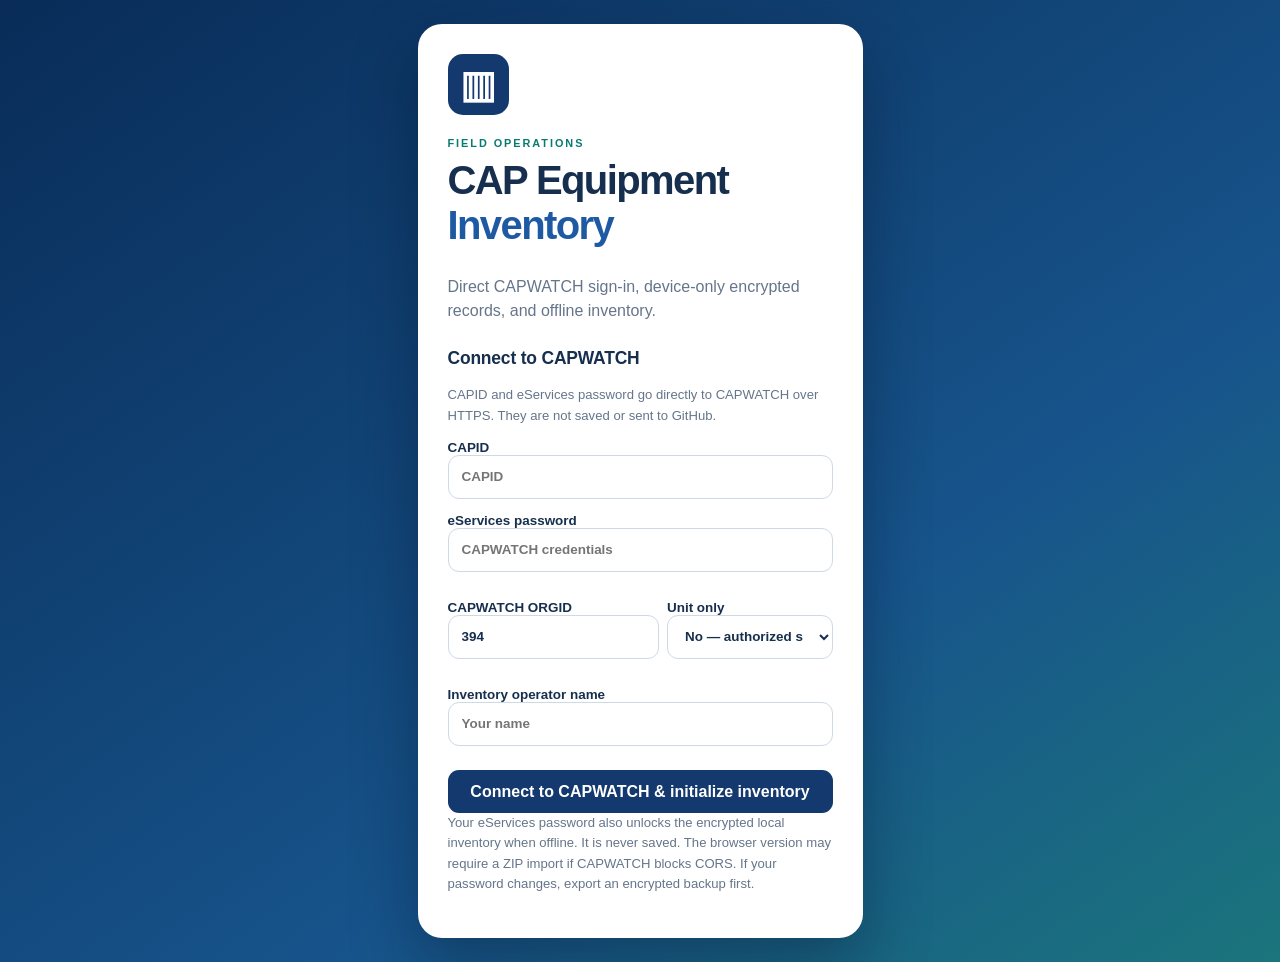
<file: index.html>
<!doctype html>
<html lang="en"><head>
  <meta charset="utf-8"><meta name="viewport" content="width=device-width,initial-scale=1,viewport-fit=cover">
  <meta name="theme-color" content="#13396e"><meta name="apple-mobile-web-app-capable" content="yes"><meta name="apple-mobile-web-app-status-bar-style" content="default"><meta name="apple-mobile-web-app-title" content="CAP Inventory">
  <meta name="description" content="Offline, encrypted Civil Air Patrol equipment inventory and barcode scanning.">
  <meta http-equiv="Content-Security-Policy" content="default-src 'self'; script-src 'self'; style-src 'self'; img-src 'self' blob: data:; connect-src 'self' https://www.capnhq.gov; worker-src 'self'; object-src 'none'; base-uri 'self'; form-action 'self'">
  <link rel="manifest" href="manifest.webmanifest"><link rel="icon" type="image/png" sizes="192x192" href="icons/icon192.png"><link rel="apple-touch-icon" href="icons/icon192.png">
  <link rel="stylesheet" href="styles.css"><title>CAP Inventory</title>
</head><body>
  <div id="authScreen" class="auth-screen"><div class="auth-card">
    <div class="brand-symbol">▥</div><p class="eyebrow">FIELD OPERATIONS</p><h1>CAP Equipment<br><span>Inventory</span></h1><p class="muted">Direct CAPWATCH sign-in, device-only encrypted records, and offline inventory.</p>
    <form id="setupForm" hidden>
      <h2>Connect to CAPWATCH</h2>
      <p class="hint">CAPID and eServices password go directly to CAPWATCH over HTTPS. They are not saved or sent to GitHub.</p>
      <label>CAPID<input name="capid" inputmode="numeric" autocomplete="username" required placeholder="CAPID"></label>
      <label>eServices password<input name="cwpassword" type="password" autocomplete="current-password" required placeholder="CAPWATCH credentials"></label>
      <div class="input-row"><label>CAPWATCH ORGID<input name="orgid" value="394" required inputmode="numeric"></label><label>Unit only<select name="unitOnly"><option value="0">No — authorized scope</option><option value="1">Yes — one unit</option></select></label></div>
      <label>Inventory operator name<input name="name" required autocomplete="name" placeholder="Your name"></label>
      <button class="btn primary wide" type="submit">Connect to CAPWATCH &amp; initialize inventory</button>
      <p class="hint">Your eServices password also unlocks the encrypted local inventory when offline. It is never saved. The browser version may require a ZIP import if CAPWATCH blocks CORS. If your password changes, export an encrypted backup first.</p>
    </form>
    <form id="loginForm" hidden>
      <h2>CAPWATCH sign in</h2>
      <label>CAPID<input name="capid" inputmode="numeric" autocomplete="username" required placeholder="CAPID"></label>
      <label>eServices password<input name="cwpassword" type="password" autocomplete="current-password" required placeholder="eServices password"></label>
      <div class="input-row"><label>CAPWATCH ORGID<input name="orgid" value="394" inputmode="numeric"></label><label>Unit only<select name="unitOnly"><option value="0">No — authorized scope</option><option value="1">Yes — one unit</option></select></label></div>
      <button class="btn primary wide" type="submit">Sign in &amp; refresh equipment</button>
      <p class="hint">Online: authenticates and refreshes CAPWATCH on this device. Offline: the same password unlocks your existing encrypted records, without contacting CAPWATCH. Passwords are never stored.</p>
    </form>
    <div id="authStatus" class="alert" hidden></div>
  </div></div>
  <div id="app" hidden>
    <header class="topbar"><div class="app-brand"><span class="brand-mark">▥</span><div><b>CAP INVENTORY</b><small id="profileText">Local &amp; encrypted</small></div></div><div class="top-actions"><span class="offline-indicator" id="networkText">OFFLINE READY</span><button id="lockBtn" class="icon-btn" title="Lock">🔒</button></div></header>
    <div class="context-row"><label class="compact-label">UNIT<select id="unitSelect"></select></label><label class="compact-label">INVENTORY<select id="sessionSelect"></select></label><button id="newSessionTop" class="btn subtle mini" title="New inventory session">＋ New</button></div>
    <main>
      <section id="page-dashboard" class="page active"><div class="page-heading"><p class="eyebrow">CURRENT INVENTORY</p><h1>Field overview</h1><p id="dashboardSubtitle" class="muted"></p></div>
        <div id="emptyNotice" class="callout" hidden><h3>Start with CAPWATCH data</h3><p>Sign in to CAPWATCH to download equipment directly to this device.</p><button class="btn primary" data-go="settings">CAPWATCH sign in →</button></div>
        <div class="stat-grid"><div class="stat"><span>Assigned</span><strong id="statTotal">0</strong></div><div class="stat good"><span>Verified</span><strong id="statFound">0</strong></div><div class="stat warn"><span>Not scanned</span><strong id="statRemaining">0</strong></div><div class="stat"><span>Unexpected</span><strong id="statUnexpected">0</strong></div></div>
        <div class="panel"><div class="panel-title"><h2>Inventory completion</h2><strong id="progressPct">0%</strong></div><div class="progress-track"><div id="progressBar" class="progress-fill"></div></div><p id="progressLabel" class="hint">Start scanning to track your progress.</p></div>
        <div class="action-grid"><button class="action-button" data-go="scan"><span>▣</span><b>Scan equipment</b><small>Barcode + automatic photo</small></button><button class="action-button" id="outstandingButton"><span>⌕</span><b>Find outstanding</b><small>Equipment not yet scanned</small></button></div>
        <div class="panel"><div class="panel-title"><h2>Recent scans</h2><button class="link-btn" data-go="equipment">View all →</button></div><div id="recentScans" class="records"></div></div>
      </section>
      <section id="page-scan" class="page"><div class="page-heading"><p class="eyebrow">BARCODE VERIFICATION</p><h1>Scan equipment</h1><p class="muted">Code 39 • Automatically save a photo of the tag with each successful scan.</p></div>
        <div class="camera-panel"><div class="camera-stage"><video id="cameraVideo" autoplay muted playsinline></video><div class="camera-placeholder" id="cameraPlaceholder"><div class="barcode-art">▥</div><p>Camera is off</p><small>Point at the barcode label and hold steady</small></div><div class="scan-guide" id="scanGuide" hidden><span></span><span></span><span></span><span></span></div></div><div class="camera-controls"><button class="btn primary" id="startCamera">Start camera</button><button class="btn subtle" id="stopCamera" disabled>Stop camera</button><label class="inline-check"><input id="autoPhoto" type="checkbox" checked disabled> Save tag photo automatically</label></div><p class="hint" id="scannerStatus">Camera access requires HTTPS. Code 39 scanner supports sideways tags.</p></div>
        <form id="manualScanForm" class="panel"><label>Manual barcode entry (backup method)<div class="input-row"><input id="manualBarcode" type="text" placeholder="CAP2050354" autocapitalize="characters" spellcheck="false" required><button class="btn primary" type="submit">Record</button></div></label><p class="hint">Manual scans are marked as manual and will not have an automatically captured photo.</p></form>
        <div id="lastScanBox" class="result-box" hidden></div>
      </section>
      <section id="page-equipment" class="page"><div class="page-heading"><p class="eyebrow">EQUIPMENT REGISTER</p><h1>Equipment</h1><p class="muted">Tap any item to view CAPWATCH history, scans, and tag photos.</p></div><div class="panel"><input id="equipmentSearch" type="search" placeholder="Search barcode, serial, description, location…"><div class="segmented" id="equipmentFilters"><button class="selected" data-filter="outstanding">Not scanned</button><button data-filter="found">Verified</button><button data-filter="all">All</button><button data-filter="unexpected">Unexpected</button></div><p class="hint" id="equipmentCount"></p><div id="equipmentList" class="records"></div></div></section>
      <section id="page-sessions" class="page"><div class="page-heading"><p class="eyebrow">INVENTORY CYCLES</p><h1>Inventory sessions</h1><p class="muted">Each inventory is independent; previous verification history is preserved.</p></div><div class="panel"><h2>Start a new inventory</h2><form id="newSessionForm" class="input-row"><input name="name" required placeholder="e.g. Fall 2026 Annual Inventory"><button class="btn primary" type="submit">Create</button></form></div><div class="panel"><h2>Sessions for this unit</h2><div id="sessionsList" class="records"></div></div></section>
      <section id="page-settings" class="page"><div class="page-heading"><p class="eyebrow">DATA &amp; SECURITY</p><h1>Settings</h1><p class="muted">The website hosts application code only. Your equipment records and photos stay encrypted on this device.</p></div>
        <div class="panel"><h2>1. Download from CAPWATCH</h2><p>Enter your CAPID and eServices password. The app requests the authorized CAPWATCH ZIP <b>directly from CAPWATCH to this device</b> and extracts equipment records locally. No data is sent to GitHub or another server.</p>
          <form id="capwatchRefreshForm"><label>CAPID<input name="capid" inputmode="numeric" autocomplete="username" required placeholder="CAPID"></label><label>eServices password<input name="cwpassword" type="password" autocomplete="current-password" required placeholder="eServices password"></label><div class="input-row"><label>ORGID<input name="orgid" value="394" inputmode="numeric" required></label><label>Unit only<select name="unitOnly"><option value="0">No</option><option value="1">Yes</option></select></label></div><button class="btn primary" type="submit">Sign in &amp; download CAPWATCH</button></form>
          <p class="hint" id="capwatchDownloadStatus" role="status">Android APK connects natively and directly to CAPWATCH. A browser-installed PWA may be blocked by CAPWATCH CORS settings.</p>
          <details><summary>Fallback: import a CAPWATCH ZIP already on this device</summary><p class="hint">Use only if the browser blocks a direct CAPWATCH request. Select the ZIP or equipment TXT files. No uploads occur.</p><input id="capwatchFile" type="file" accept=".zip,.txt,.csv,application/zip" multiple><button class="btn secondary" id="importCapwatch" type="button">Import selected files</button></details>
          <p class="hint" id="importStatus">No equipment imported yet.</p></div>
        <div class="panel"><h2>2. Match ORGID to charter number</h2><p class="hint">Manual mapping. Enter the readable charter number for each CAPWATCH ORGID; for example <b>RMR-MT-001</b>.</p><div id="mappingList" class="records"></div><button id="saveMapping" class="btn primary">Save unit names</button></div>

        <div class="panel"><h2>3. Review erroneous scan readings</h2><p class="hint">Clear only unverified exceptions in the current inventory. Verified equipment remains intact. You can also delete individual exceptions under Equipment → Unexpected.</p><button class="btn subtle" id="clearUnexpected">Clear unverified exceptions</button></div>
        <div class="panel"><h2>4. Backups and CSV</h2><p>Save encrypted backups regularly. Removing the installed app or clearing browser data can delete your local inventory.</p><div class="button-row"><button class="btn secondary" id="exportBackup">Encrypted full backup</button><button class="btn subtle" id="restoreBackup">Restore backup</button><input type="file" id="backupFile" accept=".capbackup,.json" hidden><button class="btn subtle" id="exportCsv">Export inventory CSV</button></div></div>
        <div class="panel"><h2>Storage &amp; app</h2><p id="storageStatus" class="hint"></p><div class="button-row"><button class="btn subtle" id="persistStorage">Request persistent storage</button><button class="btn subtle" id="installButton">Install on phone</button></div><p class="hint">If Install isn't offered: Android Chrome → ⋮ → Add to Home screen / Install app; iPhone Safari → Share → Add to Home Screen.</p></div>
        <div class="panel"><h2>Account</h2><p id="accountSummary"></p><button id="signOutButton" class="btn subtle">Lock app</button></div>
      </section>
    </main>
    <nav class="bottomnav" aria-label="Pages"><button class="selected" data-go="dashboard"><span>▦</span><small>Home</small></button><button data-go="scan"><span>▣</span><small>Scan</small></button><button data-go="equipment"><span>⌕</span><small>Equipment</small></button><button data-go="sessions"><span>▤</span><small>Sessions</small></button><button data-go="settings"><span>⚙</span><small>Settings</small></button></nav>
  </div>
  <div class="overlay" id="detailOverlay" hidden><div class="detail-sheet"><div class="sheet-top"><strong>Equipment details</strong><button class="icon-btn" id="closeDetail" aria-label="Close">✕</button></div><div id="detailContent"></div></div></div>
  <div id="toast" class="toast" role="status" aria-live="polite" hidden></div>
  <script src="vendor/jszip.min.js"></script><script src="scanner.js"></script><script src="app.js"></script>
</body></html>
</file>
<file: styles.css>
:root{--navy:#13396e;--navy2:#0b2850;--blue:#1e5aa3;--ink:#172f4e;--muted:#65758a;--bg:#f3f6fa;--border:#dfe7f0;--white:#fff;--teal:#087b71;--green:#13775d;--yellow:#a15d02;--red:#b53734;--shadow:0 7px 28px #183b6610;font-family:Inter,ui-sans-serif,-apple-system,BlinkMacSystemFont,'Segoe UI',Arial,sans-serif;color:var(--ink)}*{box-sizing:border-box}html{height:100%;scroll-behavior:smooth}body{margin:0;min-height:100%;background:var(--bg)}button,input,select{font:inherit}button{cursor:pointer}button:disabled{cursor:not-allowed;opacity:.56}[hidden]{display:none!important}.muted{color:var(--muted);line-height:1.5}.hint{font-size:.82rem;color:var(--muted);line-height:1.55}h1,h2,h3,p{margin-top:0}h1{font-size:clamp(1.7rem,5vw,2.5rem);letter-spacing:-.04em;line-height:1.13}h2{font-size:1.09rem;letter-spacing:-.01em}h3{font-size:1rem}.eyebrow{letter-spacing:.18em;font-size:.68rem;font-weight:800;color:var(--teal);margin-bottom:9px}.auth-screen{min-height:100dvh;background:linear-gradient(145deg,#092c58,#17548b 65%,#1b757c);display:flex;align-items:center;justify-content:center;padding:24px}.auth-card{width:min(100%,445px);padding:30px;background:#fff;border-radius:24px;box-shadow:0 25px 65px #05132b61}.brand-symbol,.brand-mark{display:inline-flex;align-items:center;justify-content:center;background:var(--navy);color:white;font-weight:900}.brand-symbol{height:61px;width:61px;font-size:38px;border-radius:15px;margin-bottom:22px}.auth-card h1 span{color:var(--blue)}.auth-card h2{margin:25px 0 16px}.auth-card label,.panel label{display:block;font-size:.84rem;font-weight:750;margin:14px 0;color:var(--ink)}input,select{width:100%;background:#fff;color:var(--ink);border:1px solid #cfd9e4;border-radius:11px;padding:12px 13px;min-height:44px;outline:0}input:focus,select:focus{border-color:var(--blue);box-shadow:0 0 0 3px #346db728}input[type=file]{min-height:auto;font-size:.8rem}.btn{border:1px solid transparent;border-radius:11px;min-height:43px;padding:11px 16px;font-weight:750;text-align:center;line-height:1.2}.btn.primary{background:var(--navy);color:#fff}.btn.primary:hover{background:#23548b}.btn.secondary{background:#e3eef8;color:#143e71}.btn.subtle{background:white;border-color:var(--border);color:#244665}.btn.mini{padding:9px 12px;min-height:38px;white-space:nowrap}.btn.wide{width:100%;margin-top:10px}.alert{margin-top:16px;padding:13px;background:#fff1e6;color:#8f3c10;border:1px solid #f0d3bb;border-radius:10px}.topbar{position:sticky;top:0;z-index:10;background:var(--navy);color:#fff;padding:11px max(16px,calc((100vw - 1060px)/2));display:flex;align-items:center;justify-content:space-between;box-shadow:0 3px 15px #1c3b5f21}.app-brand{display:flex;gap:10px;align-items:center}.app-brand b{font-size:.93rem;letter-spacing:.08em}.app-brand small{display:block;color:#b9cde4;font-size:.72rem;margin-top:3px}.brand-mark{border-radius:8px;background:#ffffff24;width:40px;height:40px;font-size:26px}.top-actions{display:flex;align-items:center;gap:11px}.offline-indicator{font-size:.63rem;border:1px solid #ffffff55;border-radius:999px;padding:6px 8px;letter-spacing:.09em;font-weight:800;white-space:nowrap}.icon-btn{background:transparent;border:0;color:inherit;padding:7px;font-size:1rem}.context-row{max-width:1080px;margin:auto;display:flex;gap:11px;align-items:end;padding:14px 16px 2px}.compact-label{display:block;flex:1;min-width:0;font-size:.66rem;font-weight:900;letter-spacing:.10em;color:#576c82}.compact-label select{margin-top:6px;font-size:.83rem;font-weight:700;text-overflow:ellipsis;max-width:100%}main{max-width:1080px;margin:0 auto;padding:22px 16px 120px}.page{display:none}.page.active{display:block}.page-heading{margin-bottom:23px}.page-heading h1{margin-bottom:8px}.page-heading .muted{font-size:.93rem}.panel{border:1px solid var(--border);background:var(--white);border-radius:17px;padding:20px;margin:0 0 17px;box-shadow:var(--shadow)}.panel>h2{margin-bottom:14px}.panel>p:not(.hint){color:#526780;line-height:1.5}.panel-title{display:flex;align-items:center;justify-content:space-between;gap:12px;margin-bottom:14px}.panel-title h2{margin:0}.stat-grid{display:grid;grid-template-columns:repeat(4,minmax(0,1fr));gap:12px;margin-bottom:17px}.stat{border:1px solid var(--border);background:#fff;border-radius:15px;padding:16px;min-height:116px;box-shadow:var(--shadow)}.stat span{display:block;font-size:.78rem;color:var(--muted);font-weight:750;margin-bottom:12px}.stat strong{font-size:2rem;color:var(--navy);letter-spacing:-.06em}.stat.good strong{color:var(--green)}.stat.warn strong{color:#ac6811}.progress-track{height:12px;background:#e8edf3;border-radius:999px;overflow:hidden}.progress-fill{height:100%;width:0;background:linear-gradient(90deg,#0e8d8b,#29ad8a);border-radius:999px;transition:width .2s}.panel .hint:last-child{margin-bottom:0}.action-grid{display:grid;grid-template-columns:1fr 1fr;gap:12px;margin-bottom:17px}.action-button{text-align:left;background:#eaf0f9;border:1px solid #dce6f4;border-radius:15px;padding:18px;color:var(--navy);display:grid;gap:7px}.action-button>span{font-size:2rem}.action-button b{font-size:1.03rem}.action-button small{color:#627a93}.link-btn{border:0;background:none;color:var(--blue);font-weight:750}.callout{background:#e9f1fb;border:1px solid #b9d2ec;padding:20px;border-radius:16px;margin-bottom:18px}.callout p{color:#506887}.callout h3{margin-bottom:7px}.record{padding:13px 2px;border-bottom:1px solid var(--border);display:flex;align-items:center;gap:12px;text-align:left;width:100%;background:transparent;border-left:0;border-right:0;border-top:0;color:var(--ink)}.record:last-child{border-bottom:0}.record button{cursor:pointer}.record .record-body{flex:1;min-width:0}.record strong{display:block;font-size:.94rem;margin-bottom:4px}.record small{color:var(--muted);font-size:.78rem;line-height:1.5;display:block}.record .right{font-size:.83rem;color:var(--muted);white-space:nowrap}.badge{display:inline-block;align-self:center;padding:5px 8px;border-radius:999px;font-size:.69rem;font-weight:800;white-space:nowrap;background:#e8eef5;color:#4a6380}.badge.found{background:#def4e9;color:#117251}.badge.missing{background:#fff0d5;color:#9b5b04}.badge.unexpected{background:#fce7e5;color:#a73130}.empty-record{color:var(--muted);font-size:.91rem;line-height:1.6;padding:20px 3px}.camera-panel{background:#fff;border:1px solid var(--border);border-radius:17px;overflow:hidden;margin-bottom:17px}.camera-stage{position:relative;background:#101b2b;aspect-ratio:4/3;max-height:490px;min-height:220px}.camera-stage video{width:100%;height:100%;object-fit:cover;display:block}.camera-placeholder{position:absolute;inset:0;display:flex;flex-direction:column;justify-content:center;align-items:center;color:#e0eaf6;text-align:center;pointer-events:none}.camera-placeholder .barcode-art{font-size:5rem;line-height:1}.camera-placeholder p{font-weight:800;margin:10px 0 0}.camera-placeholder small{color:#9bb5d1;margin-top:10px}.camera-controls{display:flex;align-items:center;gap:10px;flex-wrap:wrap;padding:15px}.camera-panel>p{padding:0 16px 12px}.scan-guide{position:absolute;inset:19% 10%;pointer-events:none}.scan-guide span{position:absolute;width:33px;height:33px;border:3px solid #55f2c6}.scan-guide span:nth-child(1){top:0;left:0;border-right:0;border-bottom:0}.scan-guide span:nth-child(2){top:0;right:0;border-left:0;border-bottom:0}.scan-guide span:nth-child(3){bottom:0;left:0;border-right:0;border-top:0}.scan-guide span:nth-child(4){bottom:0;right:0;border-left:0;border-top:0}.inline-check{font-size:.8rem;color:var(--muted);display:flex;align-items:center;gap:7px}.inline-check input{width:15px;min-height:0}.input-row{display:flex;align-items:stretch;gap:8px}.input-row input{flex:1;min-width:0}.result-box{border-radius:14px;padding:16px;border:1px solid #a8d6c1;background:#e9f7ef;margin-bottom:17px}.result-box.error{border-color:#eac7c2;background:#fff0ed}.result-box h2{margin-bottom:5px}.result-box p{margin-bottom:8px}.segmented{display:flex;gap:6px;overflow:auto;padding:14px 0 5px}.segmented button{border:1px solid var(--border);background:#f3f6fa;border-radius:10px;white-space:nowrap;padding:9px 12px;font-weight:750;font-size:.76rem;color:#425a74}.segmented button.selected{background:var(--navy);border-color:var(--navy);color:white}.button-row{display:flex;gap:9px;flex-wrap:wrap}.mapping-row{display:grid;grid-template-columns:minmax(72px,.3fr) minmax(0,1fr) minmax(0,2fr);gap:8px;align-items:center;padding:8px 0;border-bottom:1px solid var(--border)}.mapping-row input{min-width:0;font-size:.85rem}.mapping-row small{color:var(--muted);font-size:.72rem}.bottomnav{position:fixed;bottom:0;z-index:10;left:0;right:0;display:flex;justify-content:space-around;background:#fff;box-shadow:0 -2px 18px #12325121;padding:7px 4px calc(7px + env(safe-area-inset-bottom));border-top:1px solid var(--border)}.bottomnav button{background:none;border:0;padding:5px 8px;display:flex;flex-direction:column;align-items:center;gap:4px;color:#708296;min-width:60px;border-radius:11px}.bottomnav button span{font-size:1.4rem;line-height:1}.bottomnav button small{font-size:.67rem;font-weight:750}.bottomnav button.selected{color:var(--navy);background:#edf3fa}.overlay{position:fixed;inset:0;background:#06182c96;z-index:20;display:flex;justify-content:flex-end}.detail-sheet{background:white;overflow-y:auto;width:min(100%,680px);height:100%;padding:20px max(20px,env(safe-area-inset-right));box-shadow:-10px 0 30px #0002}.sheet-top{display:flex;justify-content:space-between;align-items:center;border-bottom:1px solid var(--border);padding-bottom:15px}.detail-section{padding:17px 0;border-bottom:1px solid var(--border)}.detail-section h2{margin-bottom:13px}.detail-grid{display:grid;grid-template-columns:minmax(0,1fr) minmax(0,1fr);gap:8px 15px}.field{font-size:.85rem;min-width:0;overflow-wrap:anywhere}.field small{display:block;color:var(--muted);margin-bottom:4px}.field strong{font-weight:650}.history-entry{border-left:3px solid #aec6db;padding:8px 12px;margin-bottom:10px;background:#f6f9fc;border-radius:0 7px 7px 0;font-size:.86rem}.photo{width:min(100%,480px);border-radius:10px;display:block;margin:8px 0}.toast{position:fixed;z-index:40;left:50%;transform:translateX(-50%);bottom:94px;padding:12px 17px;background:#132f51;color:white;box-shadow:0 6px 20px #091a3f50;border-radius:12px;max-width:92vw;text-align:center;font-size:.9rem}@media(max-width:690px){.stat-grid{grid-template-columns:repeat(2,minmax(0,1fr))}.context-row{gap:6px}.compact-label select{font-size:.76rem;padding:10px 6px}.topbar{padding:9px 12px}.app-brand b{font-size:.83rem}.offline-indicator{font-size:.52rem}.panel{padding:16px}.page-heading{margin-bottom:17px}.page-heading h1{font-size:1.85rem}.action-grid{gap:9px}.action-button{padding:14px}.input-row .btn{padding:10px 12px}.mapping-row{grid-template-columns:54px 1fr;gap:7px}.mapping-row small{grid-column:1 / -1}.detail-grid{grid-template-columns:1fr 1fr}.camera-stage{min-height:260px}}@media(min-width:900px){.bottomnav{position:sticky;bottom:0;max-width:1080px;margin:auto;border-radius:16px 16px 0 0}.bottomnav button{min-width:120px}main{padding-bottom:30px}}

/* Direct navigation alternative for API endpoints without CORS support. */
.download-alternative{margin:18px 0;padding:16px;border:1px solid #dbe4ef;border-radius:12px;background:#f8faff}
.download-alternative h3{font-size:1rem;margin:0 0 8px;color:#152b4c}
.download-alternative p{line-height:1.55}
.download-alternative .btn{display:inline-block;max-width:100%;white-space:normal;text-decoration:none}
.download-alternative code{white-space:nowrap}
</file>
